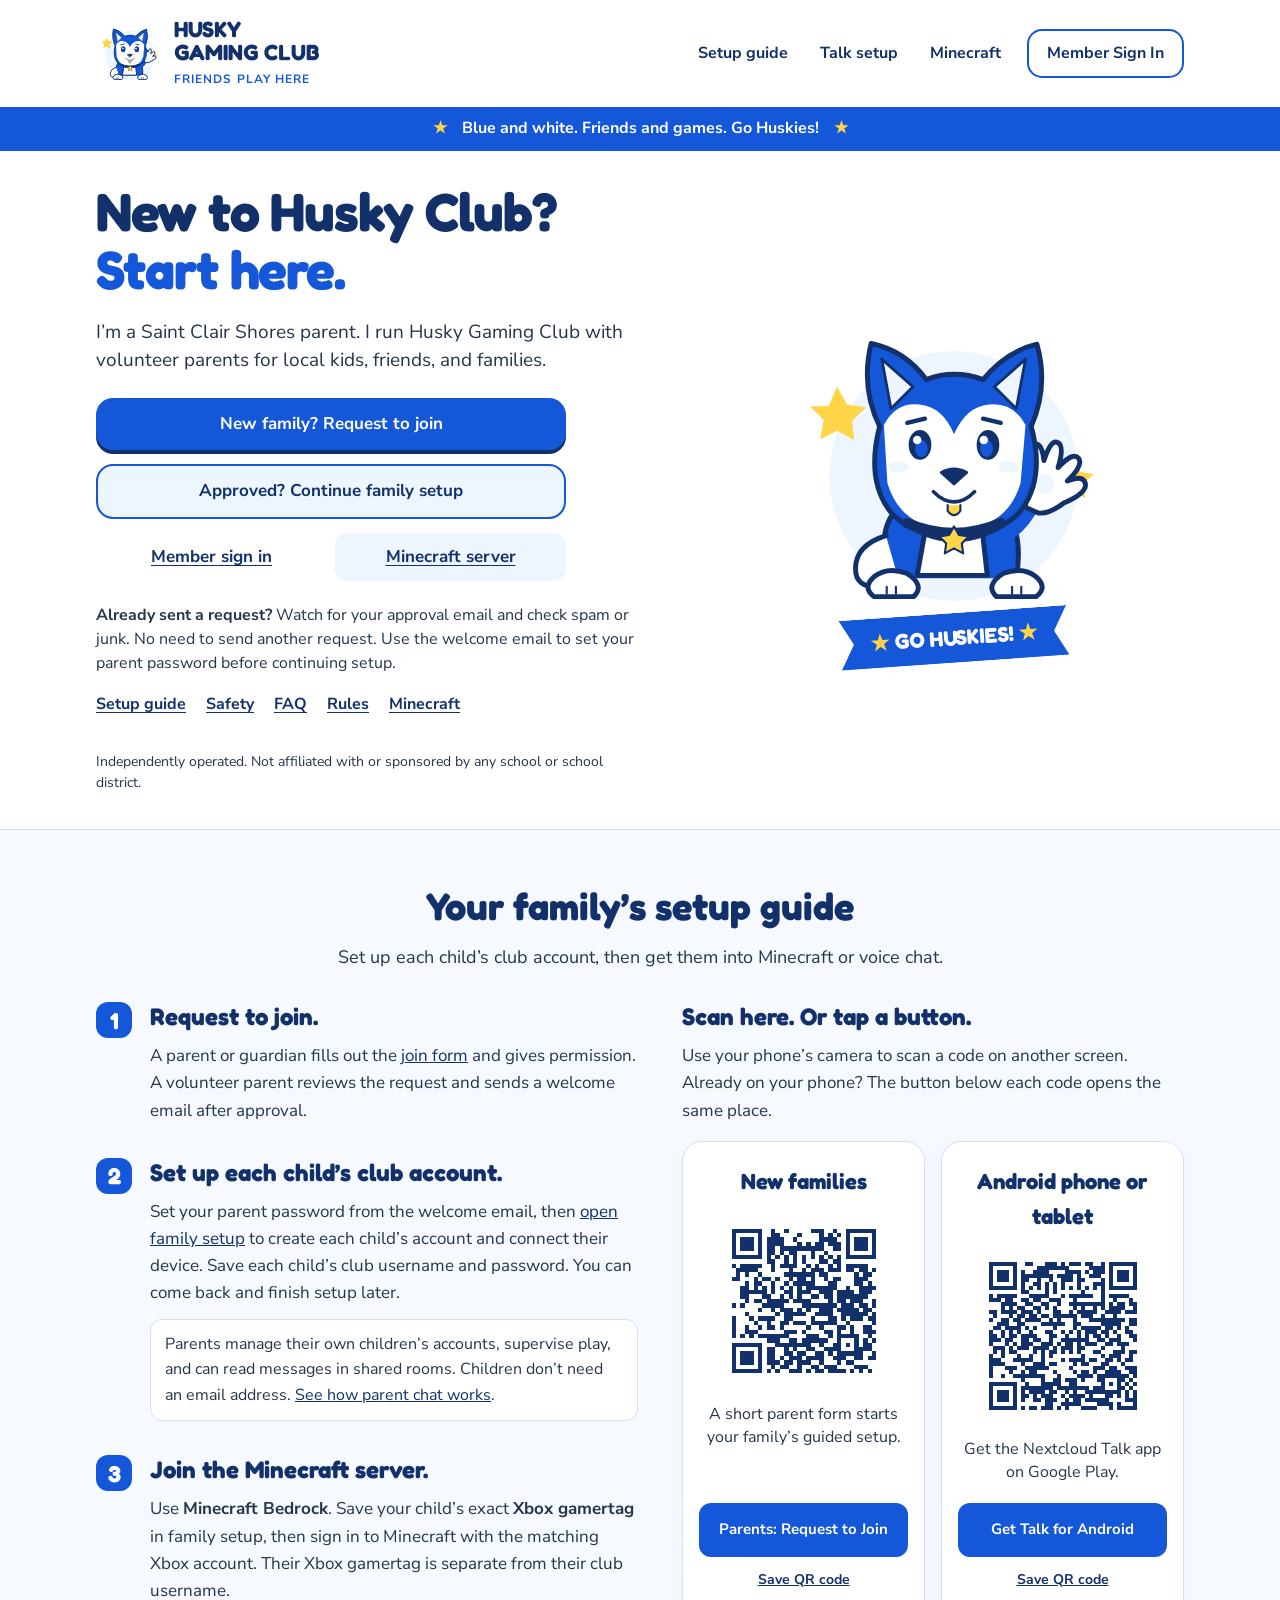
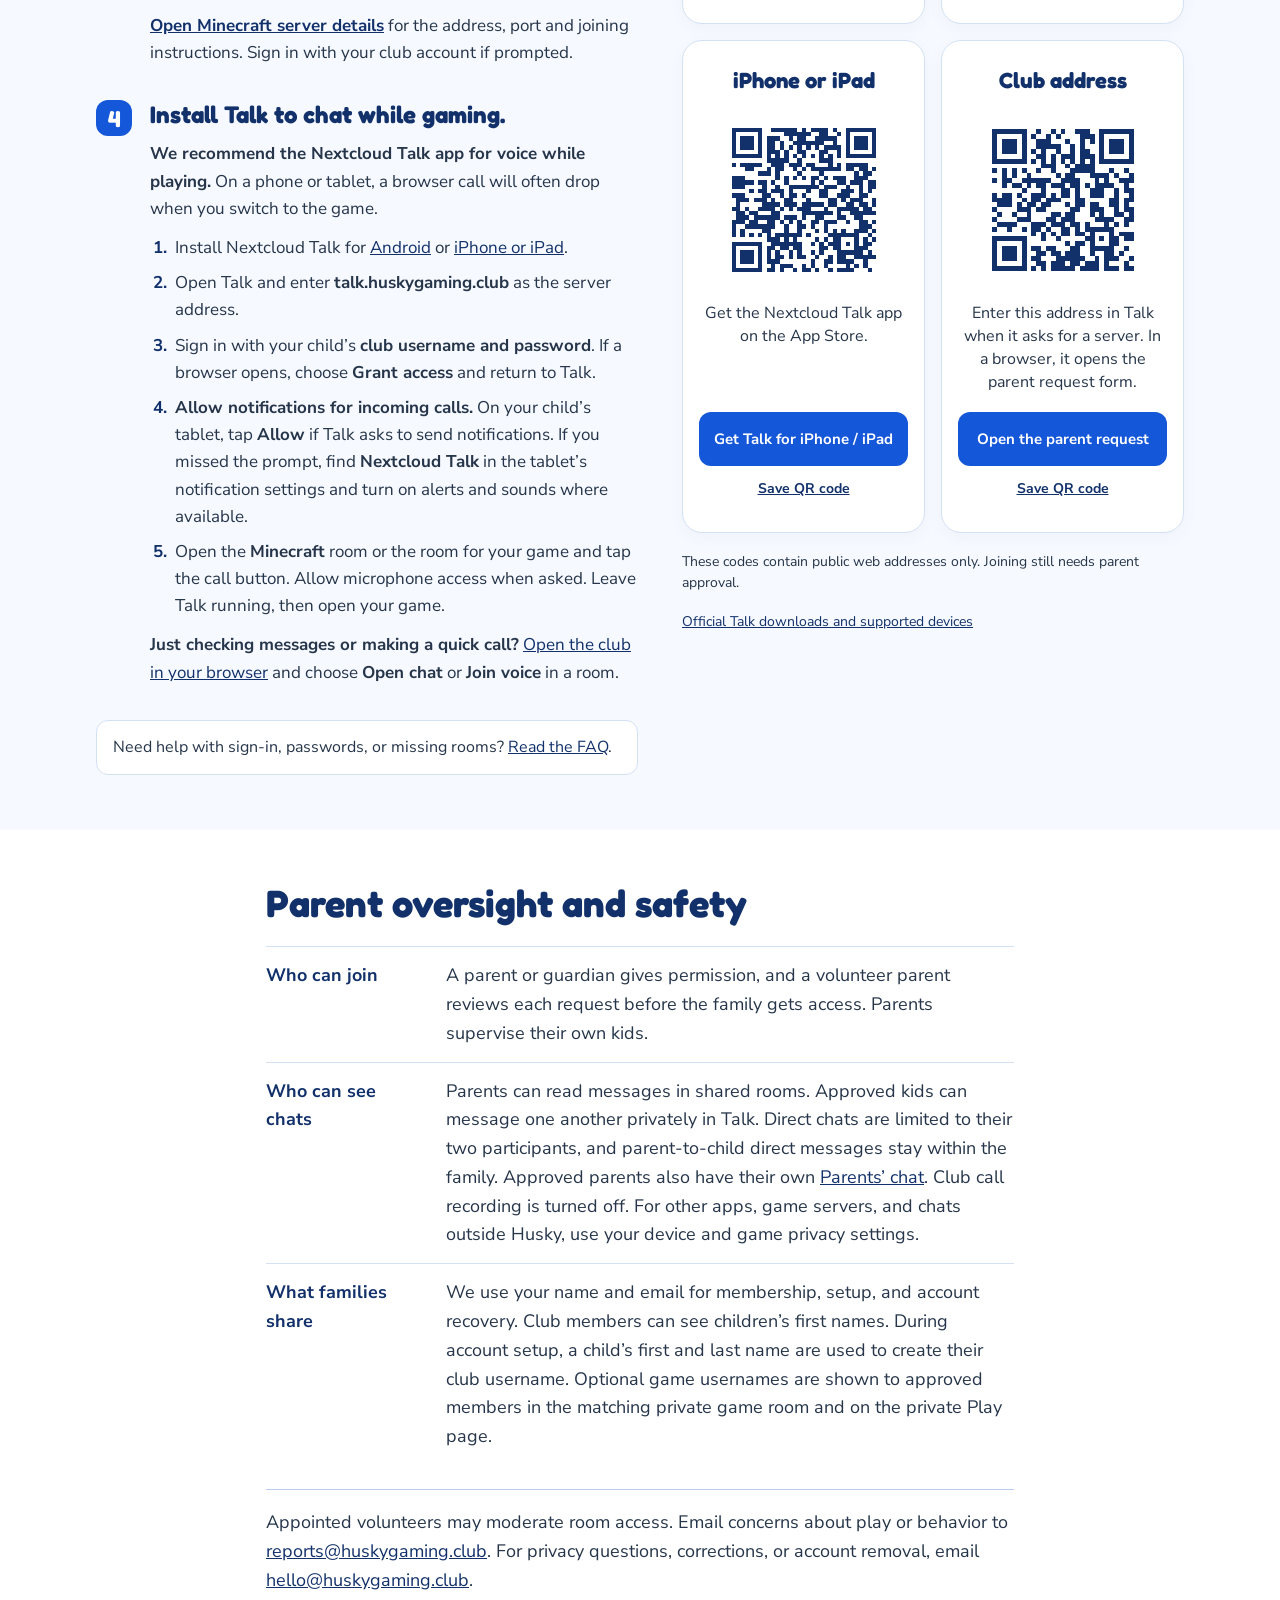
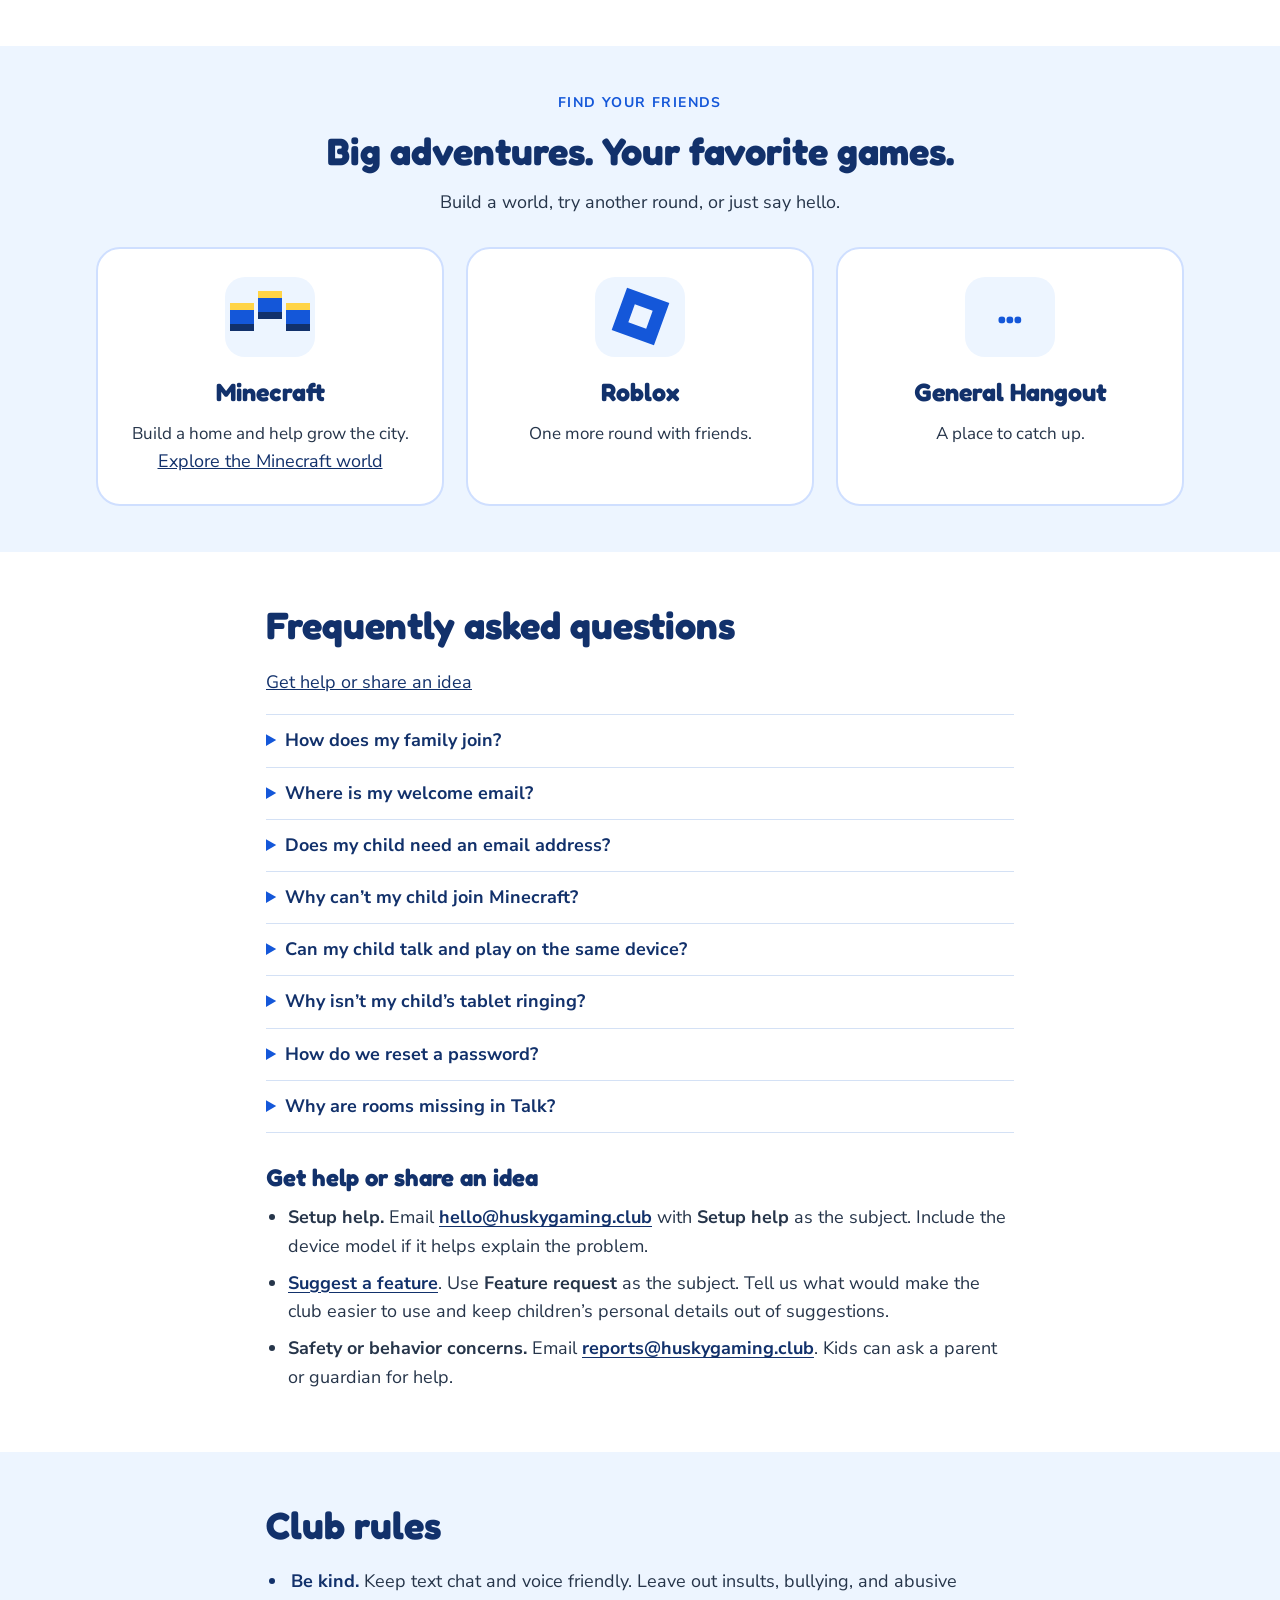
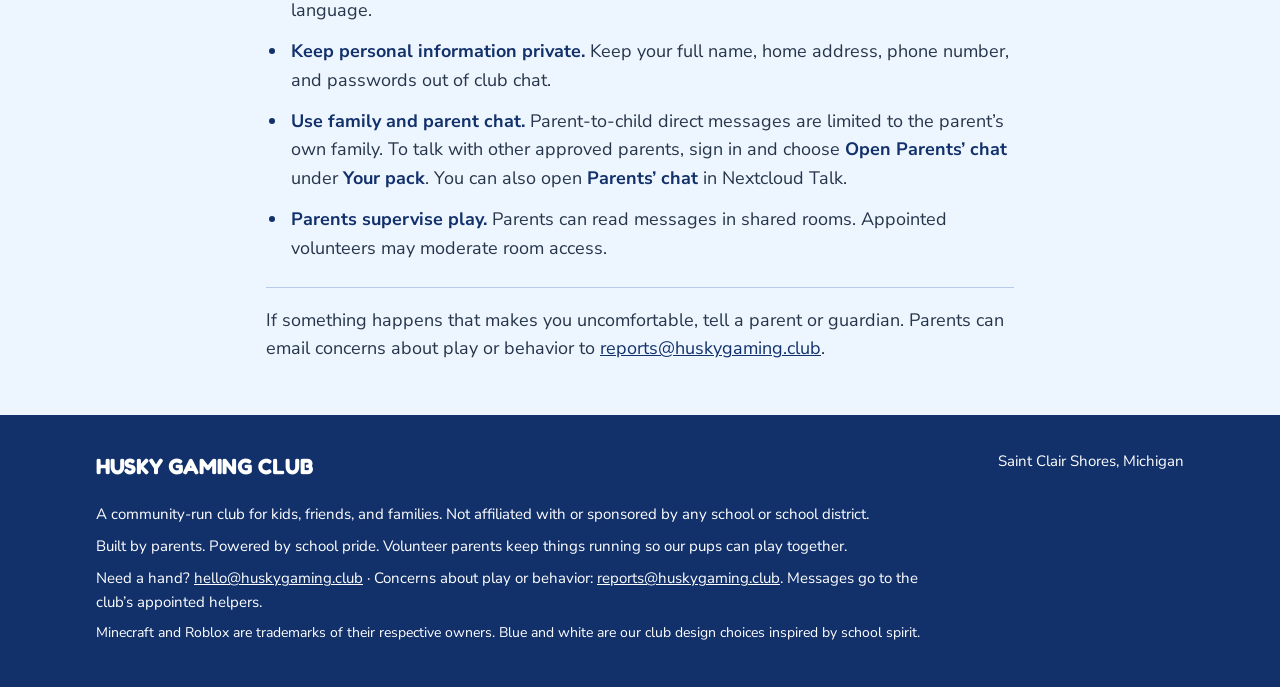
<file: site/index.html>
<!doctype html>
<html lang="en"><head><meta charset="utf-8"><meta name="viewport" content="width=device-width, initial-scale=1"><meta name="description" content="A community-run gaming club for Saint Clair Shores kids, friends, and families. Independently operated, with parents in the loop."><meta name="theme-color" content="#1457D9"><meta http-equiv="Content-Security-Policy" content="default-src 'self'; script-src 'self'; style-src 'self'; img-src 'self'; connect-src 'none'; object-src 'none'; base-uri 'none'; form-action 'none'"><title>Husky Gaming Club | Saint Clair Shores</title><link rel="icon" href="./favicon.svg?v=blue-white-1" type="image/svg+xml"><link rel="stylesheet" href="./styles.css?v=20261114-minecraft"><script src="./config.js?v=20261109-onboarding" defer></script><script src="./links.js" defer></script></head>
<body><a class="skip-link" href="#main">Skip to content</a><header class="wrap masthead"><a href="./" class="brand" aria-label="Husky Gaming Club home"><img src="./mascot.svg" alt=""><span>HUSKY<br>GAMING CLUB<small>FRIENDS PLAY HERE</small></span></a><nav aria-label="Main navigation"><a href="#get-started">Setup guide</a><a href="#talk-setup">Talk setup</a><a href="./minecraft/" class="minecraft-nav">Minecraft</a><a id="nav-signin" class="signin" href="https://talk.huskygaming.club/apps/huskyclub/family">Member Sign In</a></nav></header>
<div class="team-strip"><span aria-hidden="true">★</span>Blue and white. Friends and games. Go Huskies!<span aria-hidden="true">★</span></div>
<main id="main"><section class="wrap hero" aria-labelledby="hero-title">
<div class="hero-copy"><h1 id="hero-title">New to Husky Club?<br><span>Start here.</span></h1>
<p class="intro">I’m a Saint Clair Shores parent. I run Husky Gaming Club with volunteer parents for local kids, friends, and families.</p>
<div id="access" class="start-actions" role="group" aria-label="Choose your next step">
  <a id="join-link" class="button" href="https://talk.huskygaming.club/index.php/apps/huskyclub/">New family? Request to join</a>
  <p id="join-pending" hidden>Membership requests are opening soon.</p>
  <a class="button button-secondary" href="https://talk.huskygaming.club/apps/huskyclub/setup">Approved? Continue family setup</a>
  <div class="member-shortcuts">
    <a id="signin-link" class="text-link" href="https://talk.huskygaming.club/apps/huskyclub/family">Member sign in</a>
    <a class="text-link minecraft-shortcut" href="https://talk.huskygaming.club/apps/huskyclub/play">Minecraft server</a>
  </div>
  <p id="signin-pending" hidden>Member sign-in is coming soon.</p>
</div>
<p class="approval-note"><strong>Already sent a request?</strong> Watch for your approval email and check spam or junk. No need to send another request. Use the welcome email to set your parent password before continuing setup.</p>
<nav class="family-links" aria-label="Family information">
  <a href="#get-started">Setup guide</a>
  <a href="#safety">Safety</a>
  <a href="#faq">FAQ</a>
  <a href="#rules">Rules</a>
  <a href="./minecraft/">Minecraft</a>
</nav>
<p class="affiliation">Independently operated. Not affiliated with or sponsored by any school or school district.</p></div>
<div class="mascot-card"><img class="mascot" src="./mascot.svg" width="480" height="440" alt="Our friendly blue and white husky waves hello"><div class="pennant"><span aria-hidden="true">★</span> GO HUSKIES! <span aria-hidden="true">★</span></div></div></section>
<section id="get-started" class="setup-section" aria-labelledby="setup-title"><div class="wrap">
<div class="section-heading">
  <h2 id="setup-title">Your family’s setup guide</h2>
  <p>Set up each child’s club account, then get them into Minecraft or voice chat.</p>
</div>
<div class="setup-layout"><div class="setup-guide">
<ol class="setup-steps">
  <li>
    <h3>Request to join.</h3>
    <p>A parent or guardian fills out the <a href="https://talk.huskygaming.club/index.php/apps/huskyclub/">join form</a> and gives permission. A volunteer parent reviews the request and sends a welcome email after approval.</p>
  </li>
  <li id="family-setup">
    <h3>Set up each child’s club account.</h3>
    <p>Set your parent password from the welcome email, then <a href="https://talk.huskygaming.club/apps/huskyclub/setup">open family setup</a> to create each child’s account and connect their device. Save each child’s club username and password. You can come back and finish setup later.</p>
    <p id="parents" class="parent-note">Parents manage their own children’s accounts, supervise play, and can read messages in shared rooms. Children don’t need an email address. <a href="#parent-chat">See how parent chat works</a>.</p>
  </li>
  <li id="minecraft-setup">
    <h3>Join the Minecraft server.</h3>
    <p>Use <strong>Minecraft Bedrock</strong>. Save your child’s exact <strong>Xbox gamertag</strong> in family setup, then sign in to Minecraft with the matching Xbox account. Their Xbox gamertag is separate from their club username.</p>
    <p><a href="https://talk.huskygaming.club/apps/huskyclub/play"><strong>Open Minecraft server details</strong></a> for the address, port and joining instructions. Sign in with your club account if prompted.</p>
  </li>
  <li id="talk-setup">
    <h3>Install Talk to chat while gaming.</h3>
    <p><strong>We recommend the Nextcloud Talk app for voice while playing.</strong> On a phone or tablet, a browser call will often drop when you switch to the game.</p>
    <ol class="talk-steps">
      <li>Install Nextcloud Talk for <a href="https://play.google.com/store/apps/details?id=com.nextcloud.talk2">Android</a> or <a href="https://apps.apple.com/app/nextcloud-talk/id1296825574">iPhone or iPad</a>.</li>
      <li>Open Talk and enter <strong>talk.huskygaming.club</strong> as the server address.</li>
      <li>Sign in with your child’s <strong>club username and password</strong>. If a browser opens, choose <strong>Grant access</strong> and return to Talk.</li>
      <li id="talk-notifications"><strong>Allow notifications for incoming calls.</strong> On your child’s tablet, tap <strong>Allow</strong> if Talk asks to send notifications. If you missed the prompt, find <strong>Nextcloud Talk</strong> in the tablet’s notification settings and turn on alerts and sounds where available.</li>
      <li>Open the <strong>Minecraft</strong> room or the room for your game and tap the call button. Allow microphone access when asked. Leave Talk running, then open your game.</li>
    </ol>
    <p><strong>Just checking messages or making a quick call?</strong> <a href="https://talk.huskygaming.club/apps/huskyclub/family">Open the club in your browser</a> and choose <strong>Open chat</strong> or <strong>Join voice</strong> in a room.</p>
  </li>
</ol>
<p id="setup-help" class="setup-help">Need help with sign-in, passwords, or missing rooms? <a href="#faq">Read the FAQ</a>.</p>
</div>
<div class="qr-area"><div class="qr-intro"><h3>Scan here. Or tap a button.</h3><p>Use your phone’s camera to scan a code on another screen. Already on your phone? The button below each code opens the same place.</p></div><div class="qr-grid">
<article class="qr-card"><h3>New families</h3><img src="./qr/join.png" width="180" height="180" loading="lazy" alt="QR code: New families"><p>A short parent form starts your family’s guided setup.</p><a class="button" href="https://talk.huskygaming.club/index.php/apps/huskyclub/">Parents: Request to Join</a><a class="qr-download" href="./qr/join.png" download="husky-join-qr.png">Save QR code</a></article><article class="qr-card"><h3>Android phone or tablet</h3><img src="./qr/android.png" width="180" height="180" loading="lazy" alt="QR code: Android phone or tablet"><p>Get the Nextcloud Talk app on Google Play.</p><a class="button" href="https://play.google.com/store/apps/details?id=com.nextcloud.talk2">Get Talk for Android</a><a class="qr-download" href="./qr/android.png" download="husky-android-qr.png">Save QR code</a></article><article class="qr-card"><h3>iPhone or iPad</h3><img src="./qr/iphone.png" width="180" height="180" loading="lazy" alt="QR code: iPhone or iPad"><p>Get the Nextcloud Talk app on the App Store.</p><a class="button" href="https://apps.apple.com/app/nextcloud-talk/id1296825574">Get Talk for iPhone / iPad</a><a class="qr-download" href="./qr/iphone.png" download="husky-iphone-qr.png">Save QR code</a></article><article class="qr-card"><h3>Club address</h3><img src="./qr/club.png" width="180" height="180" loading="lazy" alt="QR code: Club address"><p>Enter this address in Talk when it asks for a server. In a browser, it opens the parent request form.</p><a class="button" href="https://talk.huskygaming.club">Open the parent request</a><a class="qr-download" href="./qr/club.png" download="husky-club-qr.png">Save QR code</a></article></div><p class="qr-note">These codes contain public web addresses only. Joining still needs parent approval.</p><p class="qr-note"><a href="https://nextcloud.com/install/">Official Talk downloads and supported devices</a></p></div></div></div></section>
<section id="safety" class="info-section" aria-labelledby="safety-title">
  <div class="wrap info-inner">
    <h2 id="safety-title">Parent oversight and safety</h2>
    <dl class="oversight-list">
      <div>
        <dt>Who can join</dt>
        <dd>A parent or guardian gives permission, and a volunteer parent reviews each request before the family gets access. Parents supervise their own kids.</dd>
      </div>
      <div>
        <dt>Who can see chats</dt>
        <dd>Parents can read messages in shared rooms. Approved kids can message one another privately in Talk. Direct chats are limited to their two participants, and parent-to-child direct messages stay within the family. Approved parents also have their own <a href="#parent-chat">Parents’ chat</a>. Club call recording is turned off. For other apps, game servers, and chats outside Husky, use your device and game privacy settings.</dd>
      </div>
      <div>
        <dt>What families share</dt>
        <dd>We use your name and email for membership, setup, and account recovery. Club members can see children’s first names. During account setup, a child’s first and last name are used to create their club username. Optional game usernames are shown to approved members in the matching private game room and on the private Play page.</dd>
      </div>
    </dl>
    <p class="report-note">Appointed volunteers may moderate room access. Email concerns about play or behavior to <a href="mailto:reports@huskygaming.club">reports@huskygaming.club</a>. For privacy questions, corrections, or account removal, email <a href="mailto:hello@huskygaming.club">hello@huskygaming.club</a>.</p>
  </div>
</section>
<section id="club" class="club-section" aria-labelledby="club-title"><div class="wrap"><div class="section-heading"><p class="eyebrow">FIND YOUR FRIENDS</p><h2 id="club-title">Big adventures. Your favorite games.</h2><p>Build a world, try another round, or just say hello.</p></div><div class="games"><article class="game"><div class="tile blocks" aria-hidden="true"><i></i><i></i><i></i></div><h3>Minecraft</h3><p>Build a home and help grow the city.</p><a href="./minecraft/">Explore the Minecraft world</a></article><article class="game"><div class="tile roblox" aria-hidden="true"><i></i></div><h3>Roblox</h3><p>One more round with friends.</p></article><article class="game"><div class="tile chat" aria-hidden="true">···</div><h3>General Hangout</h3><p>A place to catch up.</p></article></div></div></section>
<section id="faq" class="info-section" aria-labelledby="faq-title">
  <div class="wrap info-inner">
    <h2 id="faq-title">Frequently asked questions</h2>
    <p><a href="#feedback">Get help or share an idea</a></p>
    <div class="faq-list">
      <details>
        <summary>How does my family join?</summary>
        <p>Husky Gaming Club is for Saint Clair Shores kids, friends, and families. A parent or guardian <a href="https://talk.huskygaming.club/index.php/apps/huskyclub/">requests to join</a>, then a volunteer reviews the request.</p>
      </details>
      <details>
        <summary>Where is my welcome email?</summary>
        <p>After approval, look for an email titled <strong>Your pack is welcome</strong>. Check spam or junk. The email has the link to set your parent password. If you still need help, email <a href="mailto:hello@huskygaming.club">hello@huskygaming.club</a>.</p>
      </details>
      <details>
        <summary>Does my child need an email address?</summary>
        <p>No. A parent creates a club account for each child in <a href="https://talk.huskygaming.club/apps/huskyclub/setup">family setup</a>. Each child signs in with their own club username and password.</p>
      </details>
      <details>
        <summary>Why can’t my child join Minecraft?</summary>
        <p>Open <a href="https://talk.huskygaming.club/apps/huskyclub/play">Minecraft server details</a> and check the address and port. Use Minecraft Bedrock and make sure the Xbox account signed in to the game matches the exact gamertag saved in family setup.</p>
      </details>
      <details>
        <summary>Can my child talk and play on the same device?</summary>
        <p>Use the <a href="#talk-setup">Nextcloud Talk app</a>. Join the voice call in Talk, leave the app running, and then open the game. Browser calls often drop when a phone or tablet switches to the game. If Talk is available on another phone or tablet, your child can join voice from that device while playing.</p>
      </details>
      <details>
        <summary>Why isn’t my child’s tablet ringing?</summary>
        <p><a href="#talk-notifications">Check that Talk notifications are allowed</a> on the tablet. On Android, look under <strong>Settings → Notifications → App notifications → Nextcloud Talk</strong>. On iPad, go to <strong>Settings → Notifications → Nextcloud Talk</strong>, turn on <strong>Allow Notifications</strong>, and enable <strong>Sounds</strong> if shown.</p>
        <p>Check the tablet’s alert volume and whether Do Not Disturb or Focus is silencing alerts. From your own Talk account, call your child while their tablet is on the home screen, then try again with the game open.</p>
        <p><strong>Amazon Fire Kids tablets.</strong> Test in the same Kids profile your child plays in. Some Fire Kids setups can join calls but may still miss the incoming ring. If it stays quiet, open Talk and join the call manually, or <a href="#feedback">ask for setup help</a> and include the tablet model.</p>
      </details>
      <details>
        <summary>How do we reset a password?</summary>
        <p>For a child, a parent signs in, opens the child’s name under <strong>Your pups</strong>, and chooses <strong>Reset password</strong>. This signs the child out on their devices. Parents can use <strong>Forgot password</strong> on the sign-in screen with their own email address.</p>
      </details>
      <details>
        <summary>Why are rooms missing in Talk?</summary>
        <p>Check that Talk is connected to <strong>talk.huskygaming.club</strong> and signed in to the right club account. Close and reopen Talk. If rooms are still missing, email <a href="mailto:hello@huskygaming.club">hello@huskygaming.club</a>.</p>
      </details>
    </div>
    <section id="feedback" class="feedback" aria-labelledby="feedback-title">
      <h3 id="feedback-title">Get help or share an idea</h3>
      <ul>
        <li><strong>Setup help.</strong> Email <a href="mailto:hello@huskygaming.club">hello@huskygaming.club</a> with <strong>Setup help</strong> as the subject. Include the device model if it helps explain the problem.</li>
        <li><a href="mailto:hello@huskygaming.club">Suggest a feature</a>. Use <strong>Feature request</strong> as the subject. Tell us what would make the club easier to use and keep children’s personal details out of suggestions.</li>
        <li><strong>Safety or behavior concerns.</strong> Email <a href="mailto:reports@huskygaming.club">reports@huskygaming.club</a>. Kids can ask a parent or guardian for help.</li>
      </ul>
    </section>
  </div>
</section>
<section id="rules" class="info-section rules-section" aria-labelledby="rules-title">
  <div class="wrap info-inner">
    <h2 id="rules-title">Club rules</h2>
    <ul class="club-rules">
      <li><strong>Be kind.</strong> Keep text chat and voice friendly. Leave out insults, bullying, and abusive language.</li>
      <li><strong>Keep personal information private.</strong> Keep your full name, home address, phone number, and passwords out of club chat.</li>
      <li id="parent-chat"><strong>Use family and parent chat.</strong> Parent-to-child direct messages are limited to the parent’s own family. To talk with other approved parents, sign in and choose <strong>Open Parents’ chat</strong> under <strong>Your pack</strong>. You can also open <strong>Parents’ chat</strong> in Nextcloud Talk.</li>
      <li><strong>Parents supervise play.</strong> Parents can read messages in shared rooms. Appointed volunteers may moderate room access.</li>
    </ul>
    <p class="report-note">If something happens that makes you uncomfortable, tell a parent or guardian. Parents can email concerns about play or behavior to <a href="mailto:reports@huskygaming.club">reports@huskygaming.club</a>.</p>
  </div>
</section>
</main><footer><div class="wrap"><div class="footer-top"><strong>HUSKY GAMING CLUB</strong><span>Saint Clair Shores, Michigan</span></div><p>A community-run club for kids, friends, and families. Not affiliated with or sponsored by any school or school district.</p><p>Built by parents. Powered by school pride. Volunteer parents keep things running so our pups can play together.</p><p>Need a hand? <a href="mailto:hello@huskygaming.club">hello@huskygaming.club</a> · Concerns about play or behavior: <a href="mailto:reports@huskygaming.club">reports@huskygaming.club</a>. Messages go to the club’s appointed helpers.</p><p class="footer-small">Minecraft and Roblox are trademarks of their respective owners. Blue and white are our club design choices inspired by school spirit.</p></div></footer></body></html>
</file>
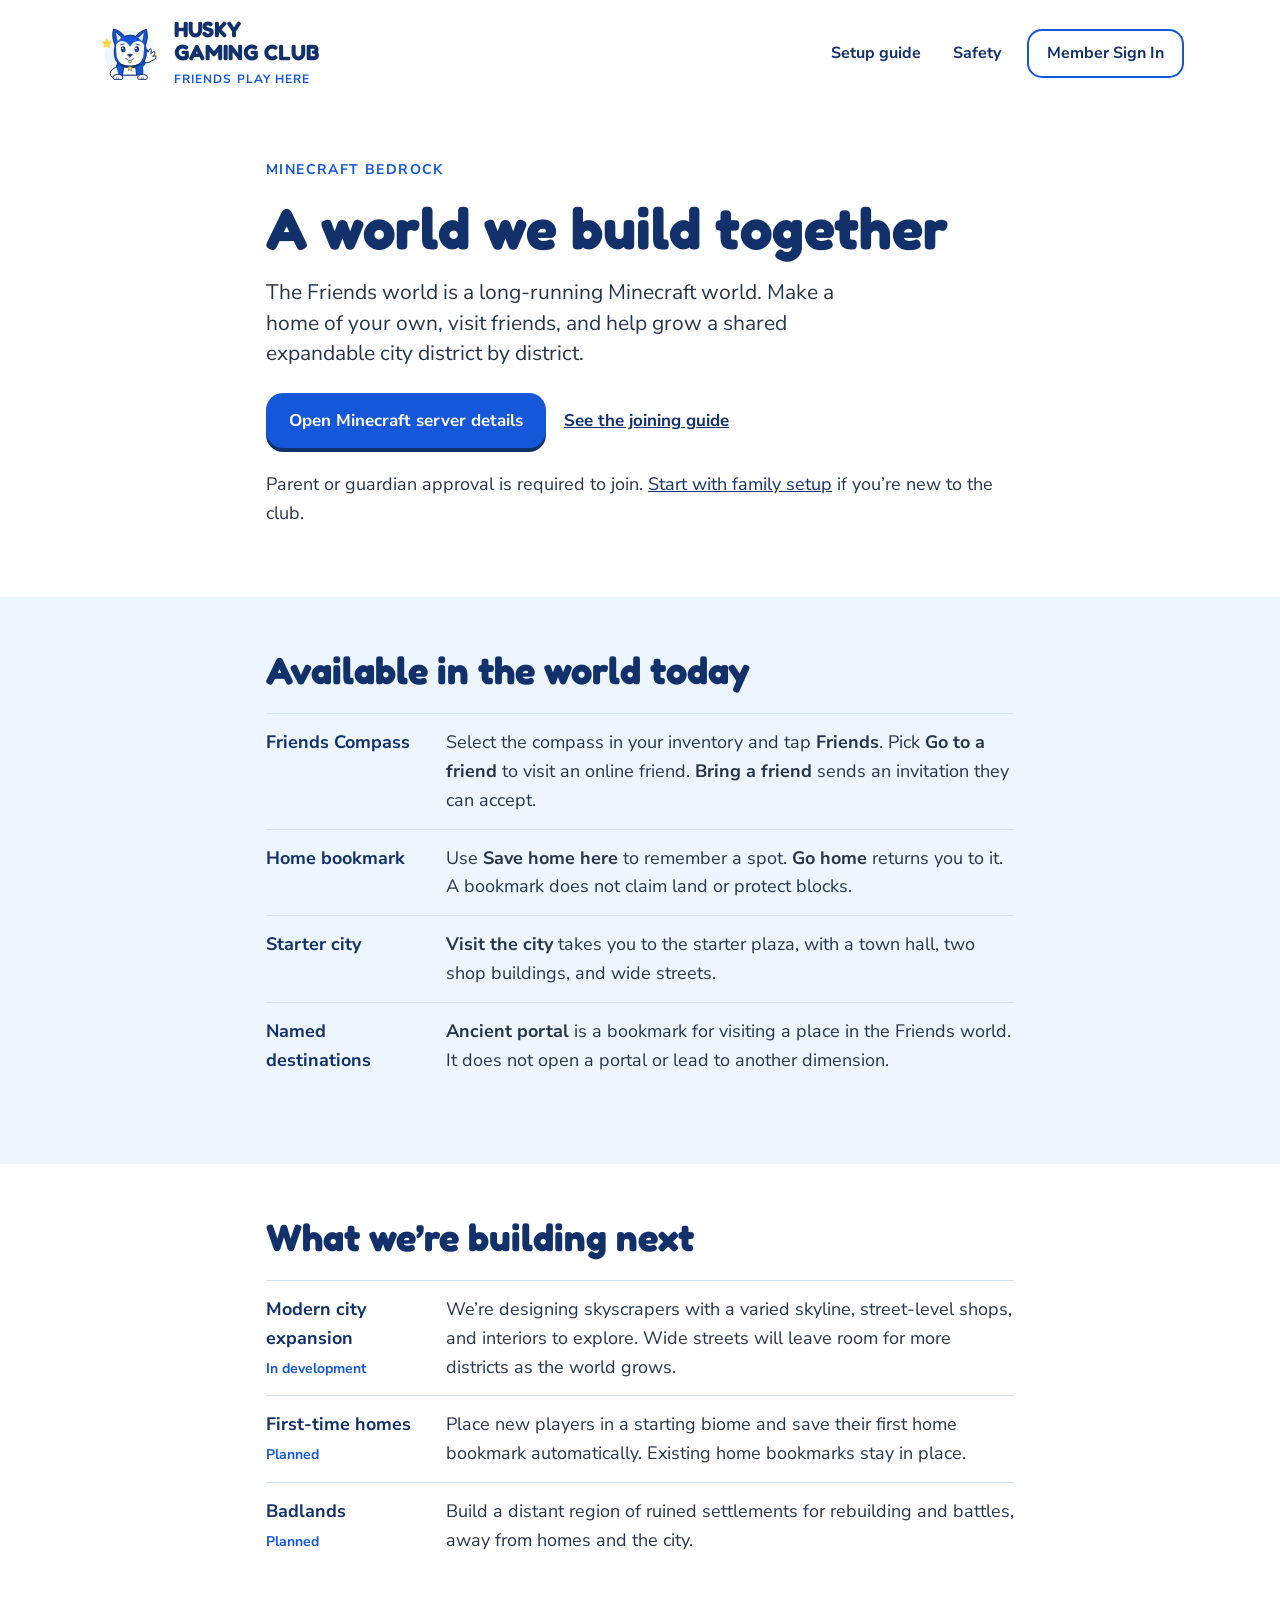
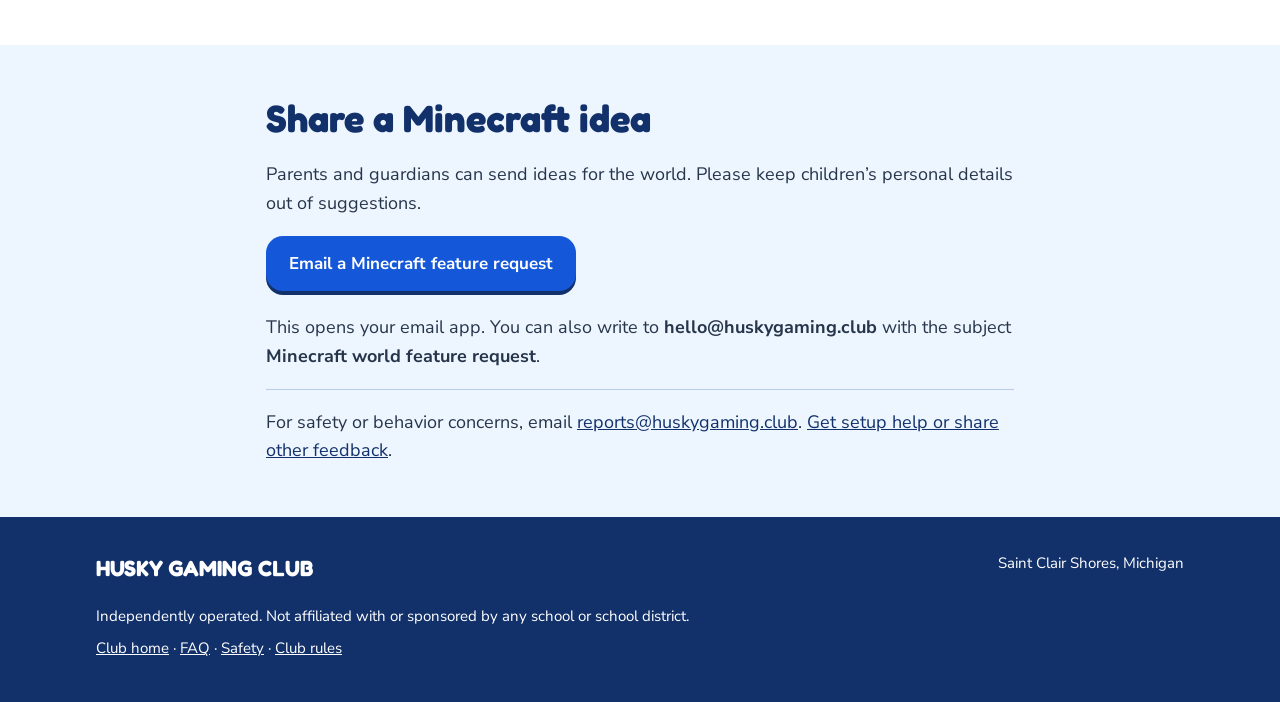
<file: site/minecraft/index.html>
<!doctype html>
<html lang="en">
<head>
  <meta charset="utf-8">
  <meta name="viewport" content="width=device-width, initial-scale=1">
  <meta name="description" content="Explore Husky Gaming Club’s shared Minecraft Bedrock world, Friends Compass, home bookmarks, and plans for a modern city.">
  <meta name="theme-color" content="#1457D9">
  <meta http-equiv="Content-Security-Policy" content="default-src 'self'; script-src 'self'; style-src 'self'; img-src 'self'; connect-src 'none'; object-src 'none'; base-uri 'none'; form-action 'none'">
  <title>Minecraft Friends World | Husky Gaming Club</title>
  <link rel="icon" href="../favicon.svg?v=blue-white-1" type="image/svg+xml">
  <link rel="stylesheet" href="../styles.css?v=20261114-minecraft">
</head>
<body>
  <a class="skip-link" href="#main">Skip to content</a>
  <header class="wrap masthead">
    <a href="../" class="brand" aria-label="Husky Gaming Club home"><img src="../mascot.svg" alt=""><span>HUSKY<br>GAMING CLUB<small>FRIENDS PLAY HERE</small></span></a>
    <nav aria-label="Main navigation">
      <a href="../#minecraft-setup">Setup guide</a>
      <a href="../#safety">Safety</a>
      <a class="signin" href="https://talk.huskygaming.club/apps/huskyclub/family">Member Sign In</a>
    </nav>
  </header>
  <main id="main" class="minecraft-page">
    <section class="info-section" aria-labelledby="world-title">
      <div class="wrap info-inner">
        <p class="eyebrow">MINECRAFT BEDROCK</p>
        <h1 id="world-title">A world we build together</h1>
        <p class="intro">The Friends world is a long-running Minecraft world. Make a home of your own, visit friends, and help grow a shared expandable city district by district.</p>
        <div class="actions">
          <a class="button" href="https://talk.huskygaming.club/apps/huskyclub/play">Open Minecraft server details</a>
          <a class="text-link" href="../#minecraft-setup">See the joining guide</a>
        </div>
        <p>Parent or guardian approval is required to join. <a href="../#get-started">Start with family setup</a> if you’re new to the club.</p>
      </div>
    </section>
    <section class="info-section rules-section" aria-labelledby="live-title">
      <div class="wrap info-inner">
        <h2 id="live-title">Available in the world today</h2>
        <dl class="oversight-list">
          <div><dt>Friends Compass</dt><dd>Select the compass in your inventory and tap <strong>Friends</strong>. Pick <strong>Go to a friend</strong> to visit an online friend. <strong>Bring a friend</strong> sends an invitation they can accept.</dd></div>
          <div><dt>Home bookmark</dt><dd>Use <strong>Save home here</strong> to remember a spot. <strong>Go home</strong> returns you to it. A bookmark does not claim land or protect blocks.</dd></div>
          <div><dt>Starter city</dt><dd><strong>Visit the city</strong> takes you to the starter plaza, with a town hall, two shop buildings, and wide streets.</dd></div>
          <div><dt>Named destinations</dt><dd><strong>Ancient portal</strong> is a bookmark for visiting a place in the Friends world. It does not open a portal or lead to another dimension.</dd></div>
        </dl>
      </div>
    </section>
    <section class="info-section" aria-labelledby="roadmap-title">
      <div class="wrap info-inner">
        <h2 id="roadmap-title">What we’re building next</h2>
        <dl class="oversight-list">
          <div><dt>Modern city expansion<br><small>In development</small></dt><dd>We’re designing skyscrapers with a varied skyline, street-level shops, and interiors to explore. Wide streets will leave room for more districts as the world grows.</dd></div>
          <div><dt>First-time homes<br><small>Planned</small></dt><dd>Place new players in a starting biome and save their first home bookmark automatically. Existing home bookmarks stay in place.</dd></div>
          <div><dt>Badlands<br><small>Planned</small></dt><dd>Build a distant region of ruined settlements for rebuilding and battles, away from homes and the city.</dd></div>
        </dl>
      </div>
    </section>
    <section class="info-section rules-section" aria-labelledby="ideas-title">
      <div class="wrap info-inner">
        <h2 id="ideas-title">Share a Minecraft idea</h2>
        <p>Parents and guardians can send ideas for the world. Please keep children’s personal details out of suggestions.</p>
        <div class="actions">
          <a class="button" href="mailto:hello@huskygaming.club?subject=Minecraft%20world%20feature%20request">Email a Minecraft feature request</a>
        </div>
        <p>This opens your email app. You can also write to <strong>hello@huskygaming.club</strong> with the subject <strong>Minecraft world feature request</strong>.</p>
        <p class="report-note">For safety or behavior concerns, email <a href="mailto:reports@huskygaming.club">reports@huskygaming.club</a>. <a href="../#feedback">Get setup help or share other feedback</a>.</p>
      </div>
    </section>
  </main>
  <footer>
    <div class="wrap">
      <div class="footer-top"><strong>HUSKY GAMING CLUB</strong><span>Saint Clair Shores, Michigan</span></div>
      <p>Independently operated. Not affiliated with or sponsored by any school or school district.</p>
      <p><a href="../">Club home</a> · <a href="../#faq">FAQ</a> · <a href="../#safety">Safety</a> · <a href="../#rules">Club rules</a></p>
    </div>
  </footer>
</body>
</html>
</file>
<file: site/styles.css>
@font-face{font-family:Fredoka;src:url("./fonts/Fredoka-Bold.ttf") format("truetype");font-weight:700;font-display:swap}@font-face{font-family:"Nunito Sans";src:url("./fonts/NunitoSans-Regular.ttf") format("truetype");font-weight:400;font-display:swap}@font-face{font-family:"Nunito Sans";src:url("./fonts/NunitoSans-Bold.ttf") format("truetype");font-weight:700;font-display:swap}
:root{--blue:#1457D9;--deep:#12316B;--ice:#EDF5FF;--yellow:#FFD447;--text:#26354A;--white:#FFFFFF}
*{box-sizing:border-box}html{scroll-behavior:smooth;scroll-padding-top:24px}body{margin:0;background:var(--white);color:var(--text);font:18px/1.6 "Nunito Sans",Arial,sans-serif}h1,h2,h3,.brand,.pennant{font-family:Fredoka,"Arial Rounded MT Bold",sans-serif;font-weight:700;color:var(--deep)}h1,h2,h3,p{margin-top:0}a{color:var(--deep)}a:focus-visible,button:focus-visible,summary:focus-visible{outline:3px solid var(--deep);outline-offset:5px}[hidden]{display:none!important}.wrap{max-width:1160px;margin:auto;padding-left:36px;padding-right:36px}.skip-link{position:absolute;top:-100px;left:20px;padding:12px;background:var(--yellow);z-index:10}.skip-link:focus{top:12px}.masthead{display:flex;align-items:center;justify-content:space-between;gap:24px;padding-top:18px;padding-bottom:18px}.brand{display:flex;align-items:center;gap:10px;text-decoration:none;font-size:22px;line-height:1.05}.brand img{width:68px;height:62px;object-fit:contain}.brand small{display:block;font:700 12px/1.6 "Nunito Sans",sans-serif;letter-spacing:.09em;color:var(--blue);margin-top:6px}nav{display:flex;gap:20px;align-items:center}nav a{padding:12px 6px;min-height:48px;text-decoration:none;font-weight:700;font-size:16px}nav .signin{border:2px solid var(--blue);border-radius:15px;padding:10px 18px}.team-strip{background:var(--blue);color:white;text-align:center;padding:9px 20px;font-weight:700;font-size:16px}.team-strip span{color:var(--yellow);padding:0 15px}.hero{display:grid;grid-template-columns:1.15fr 1fr;align-items:center;gap:30px;padding-top:46px;padding-bottom:56px}.eyebrow{font-size:14px;letter-spacing:.1em;color:var(--blue);font-weight:700;margin-bottom:15px}.hero h1{font-size:clamp(42px,4.8vw,62px);line-height:1.08;letter-spacing:-.02em;margin-bottom:20px}.hero h1 span{color:var(--blue)}.intro{font-size:21px;line-height:1.45;max-width:510px;margin-bottom:24px}.actions{display:flex;align-items:center;gap:18px;flex-wrap:wrap}.button{display:inline-flex;align-items:center;justify-content:center;gap:16px;min-height:52px;padding:14px 23px;background:var(--blue);color:white;border-radius:17px;font-weight:700;text-decoration:none;border:0;box-shadow:0 4px 0 var(--deep);transition:transform .16s,box-shadow .16s;font-size:17px}.button:hover{transform:translateY(-3px);box-shadow:0 7px 0 var(--deep)}.text-link{font-size:17px;font-weight:700;padding:12px 0;min-height:48px}.affiliation{font-size:14px;line-height:1.5;margin:24px 0 0;max-width:510px}.mascot-card{position:relative;text-align:center}.mascot{height:auto;width:100%;max-width:430px;display:block;margin:auto;transition:transform .2s}.mascot-card:hover .mascot{transform:rotate(-2deg)}.pennant{display:inline-block;background:var(--blue);color:white;font-size:21px;padding:8px 30px;clip-path:polygon(0 0,100% 0,94% 50%,100% 100%,0 100%,6% 50%);transform:rotate(-4deg);margin-top:-15px}.pennant span{color:var(--yellow)}.club-section{background:var(--ice);padding:46px 0}.section-heading{text-align:center;max-width:650px;margin:0 auto 30px}.section-heading h2{font-size:38px;line-height:1.14;margin-bottom:15px}.games{display:grid;grid-template-columns:repeat(3,1fr);gap:22px}.game{border:2px solid #CFDFFF;border-radius:24px;background:white;padding:28px;text-align:center}.game h3{font-size:25px;margin:15px 0 8px}.game p{margin:0;font-size:17px}.tile{width:90px;height:80px;margin:auto;display:flex;align-items:center;justify-content:center;gap:4px;background:var(--ice);border-radius:20px;color:var(--blue);font-family:Fredoka;font-size:35px}.blocks i{display:block;width:24px;height:28px;background:var(--blue);border-bottom:7px solid var(--deep);border-top:7px solid var(--yellow)}.blocks i:nth-child(2){transform:translateY(-12px)}.roblox i{display:block;width:45px;height:45px;border:13px solid var(--blue);transform:rotate(20deg)}footer{background:var(--deep);color:white;padding:34px 0;font-size:15px}.footer-top{display:flex;justify-content:space-between;gap:20px;margin-bottom:18px}.footer-top strong{font-family:Fredoka;font-size:22px}footer p{max-width:850px;margin:8px 0}.footer-small{font-size:14px}
@media(max-width:760px){.wrap{padding-left:22px;padding-right:22px}.masthead{gap:14px}.brand{font-size:18px}.brand img{width:50px;height:50px}.brand small{display:none}nav{gap:0}.masthead nav a:not(.signin){display:none}nav .signin{font-size:14px;padding:10px 12px;white-space:nowrap}.team-strip{font-size:14px}.team-strip span{padding:0 7px}.hero{grid-template-columns:1fr;padding-top:24px;padding-bottom:36px;gap:22px}.mascot-card{order:-1;max-width:195px;margin:auto}.pennant{font-size:15px;padding:5px 22px;margin-top:-10px}.hero h1{font-size:40px;line-height:1.08}.hero .eyebrow{display:none}.intro{font-size:18px;margin-bottom:18px}.actions{gap:14px}.button{width:100%;min-height:54px;font-size:17px}.actions .text-link{width:100%;text-align:center;padding:8px}.affiliation{margin-top:14px}.club-section{padding:35px 0}.section-heading h2{font-size:31px}.games{grid-template-columns:1fr;gap:15px}.game{display:grid;grid-template-columns:80px 1fr;text-align:left;column-gap:18px;padding:22px}.tile{grid-row:1/3;width:75px;height:75px}.game h3{margin:4px 0;font-size:23px}.game p{font-size:16px}.footer-top{display:block}.footer-top span{display:block;margin-top:8px}}@media(prefers-reduced-motion:reduce){html{scroll-behavior:auto}.button,.mascot{transition:none}.button:hover,.mascot-card:hover .mascot{transform:none}}

.setup-section{background:#F6F9FF;border-top:1px solid #D4E1F5;padding:55px 0}.setup-layout{display:grid;grid-template-columns:1.08fr 1fr;gap:44px;align-items:start}.setup-steps{counter-reset:setup;list-style:none;padding:0;margin:0}.setup-steps>li{counter-increment:setup;position:relative;padding:0 0 26px 54px}.setup-steps>li:before{content:counter(setup);position:absolute;left:0;top:0;width:36px;height:36px;display:grid;place-items:center;background:#1457D9;color:white;border-radius:12px;font:700 23px Fredoka}.setup-steps h3,.qr-intro h3{font-size:24px;line-height:1.25;margin-bottom:10px}.setup-steps p{font-size:17px;margin:8px 0}.setup-help{font-size:16px;background:white;border:1px solid #D4E1F5;border-radius:12px;padding:14px 16px;margin-bottom:0}.qr-intro p{font-size:17px}.qr-grid{display:grid;grid-template-columns:1fr 1fr;gap:16px}.qr-card{background:white;border:1px solid #D4E1F5;box-shadow:0 5px 18px #12316B08;border-radius:20px;text-align:center;padding:22px 16px;display:flex;flex-direction:column;align-items:center}.qr-card h3{font-size:22px;margin:0 0 12px}.qr-card img{width:180px;max-width:100%;height:auto;image-rendering:pixelated}.qr-card p{font-size:16px;line-height:1.45;margin:12px 0 18px;flex:1}.qr-card .button{font-size:15px;line-height:1.35;min-height:54px;width:100%;padding:12px;box-shadow:none;border-radius:12px}.qr-download{min-height:44px;padding:12px 4px 0;font-size:14px;font-weight:700}.qr-note{font-size:14px;line-height:1.5;margin:18px 0 0}@media(max-width:900px){.setup-layout{grid-template-columns:1fr;gap:32px}.qr-card img{width:180px}}@media(max-width:460px){.qr-grid{grid-template-columns:1fr}.qr-card{display:grid;grid-template-columns:112px 1fr;gap:10px 14px;text-align:left;padding:20px}.qr-card img{grid-column:1;grid-row:1/4;width:112px}.qr-card h3{grid-column:2;margin:0;font-size:21px}.qr-card p{grid-column:2;margin:0;font-size:15px}.qr-card .button,.qr-download{grid-column:1/-1;text-align:center}.setup-steps>li{padding-left:48px}.setup-section{padding:35px 0}}
@media print{nav,.skip-link,.hero,.club-section,footer,.team-strip,.qr-download{display:none!important}.setup-section{padding:0;background:white}.setup-layout{display:block}.qr-grid{grid-template-columns:repeat(2,1fr)}.qr-card{break-inside:avoid}.setup-help{break-inside:avoid}.button{box-shadow:none}.setup-section a{color:#12316B}.qr-card .button{background:white;color:#12316B;border:1px solid #12316B}}

/* Keep the first useful action ahead of decoration, especially on phones. */
.hero{padding-top:32px;padding-bottom:36px;grid-template-columns:1.3fr 1fr}
.hero h1{font-size:clamp(36px,4.2vw,54px)}
.hero .intro{font-size:19px;max-width:560px}
.start-actions{display:flex;flex-direction:column;align-items:stretch;gap:14px;max-width:470px}
.start-actions .button{text-align:center;line-height:1.35}
.button-secondary{background:var(--ice);color:var(--deep);border:2px solid var(--blue);box-shadow:none}
.button-secondary:hover{box-shadow:none}
/* Give returning members both destinations without extending the mobile hero. */
.member-shortcuts{display:grid;grid-template-columns:repeat(2,minmax(0,1fr));gap:8px}
.member-shortcuts .text-link{display:grid;place-items:center;text-align:center;padding:8px 4px;line-height:1.3;text-underline-offset:3px}
.minecraft-shortcut{background:var(--ice);border-radius:12px}
.setup-steps .parent-note{font-size:16px;background:var(--white);border:1px solid #D4E1F5;border-radius:12px;padding:12px 14px;margin-top:12px}
.talk-steps{font-size:17px;padding-left:22px;margin:12px 0}
.talk-steps li{padding-left:3px;margin-bottom:8px}
.talk-steps li::marker{font-weight:700;color:var(--deep)}
.approval-note{font-size:16px;line-height:1.5;margin:22px 0 0;max-width:560px}
.family-links{display:flex;flex-wrap:wrap;gap:4px 20px;margin-top:8px}
.family-links a{display:inline-flex;align-items:center;min-height:44px;padding:8px 0;font-size:16px;text-decoration:underline;text-underline-offset:3px}
.hero .mascot{max-width:340px}
footer a{color:white}
@media(max-width:760px){.hero{grid-template-columns:1fr;padding-top:24px;gap:0}.hero .mascot-card{display:none}.hero h1{font-size:38px}.hero .intro{font-size:18px}.start-actions{max-width:none}.approval-note{font-size:16px}}
@media print{.setup-section{border:0}.setup-section .section-heading{margin-bottom:20px}}
@media(max-width:380px){.masthead{gap:10px;padding-left:18px;padding-right:18px}.brand{font-size:16px;gap:8px}.brand img{width:42px;height:42px}nav .signin{font-size:13px;padding:9px 10px}}

@media(max-width:760px){.game a{grid-column:2}}
@media(max-width:340px){.team-strip{display:none}.hero{padding-top:18px}.hero h1{font-size:34px;margin-bottom:14px}.start-actions{gap:10px}.start-actions .button{padding:10px 12px}.member-shortcuts .text-link{font-size:16px}}

.info-section{padding:52px 0}
.info-inner{max-width:820px}
.info-section h2{font-size:clamp(30px,4vw,38px);line-height:1.15;margin-bottom:20px}
.faq-list{border-top:1px solid #D4E1F5}
.faq-list details{border-bottom:1px solid #D4E1F5}
.faq-list summary{min-height:48px;padding:13px 0;cursor:pointer;font-weight:700;color:var(--deep);line-height:1.4}
.faq-list summary::marker{color:var(--blue)}
.faq-list p{margin:0;padding:0 0 16px 18px;font-size:17px}
.rules-section{background:var(--ice)}
.club-rules{padding-left:22px;margin:0 0 24px}
.club-rules li{padding-left:3px;margin-bottom:12px}
.club-rules li::marker,.club-rules strong{color:var(--deep)}
.report-note{margin:0;padding-top:18px;border-top:1px solid #B8CCE9;overflow-wrap:anywhere}
@media(max-width:760px){.info-section{padding:36px 0}.family-links{gap:4px 18px}.family-links a{display:inline-flex;font-size:15px}}
@media print{.info-section{display:none}}

.oversight-list{margin:0 0 24px}
.oversight-list div{display:grid;grid-template-columns:160px 1fr;gap:20px;padding:14px 0;border-top:1px solid #D4E1F5}
.oversight-list dt{font-weight:700;color:var(--deep)}
.oversight-list dd{margin:0}
@media(max-width:600px){.oversight-list div{grid-template-columns:1fr;gap:4px}}

.feedback{margin-top:30px}
.feedback h3{font-size:24px;line-height:1.25;margin-bottom:10px}
.feedback ul{padding-left:22px;margin:0}
.feedback li{margin-bottom:8px}
.feedback a{font-weight:700;text-underline-offset:3px}

.minecraft-page h1{font-size:clamp(38px,6vw,58px);line-height:1.08;margin-bottom:18px}
.minecraft-page .intro{max-width:600px}
.minecraft-page .actions+p{margin-top:22px}
.minecraft-page dt small{display:inline-block;margin-top:3px;color:var(--blue);font-size:14px}
@media(max-width:760px){.masthead nav a.minecraft-nav{display:inline-flex;align-items:center;min-height:44px;font-size:14px;padding:6px 8px}.minecraft-page .actions{align-items:stretch}}
@media(max-width:420px){.masthead nav a.minecraft-nav{display:none}}
</file>
